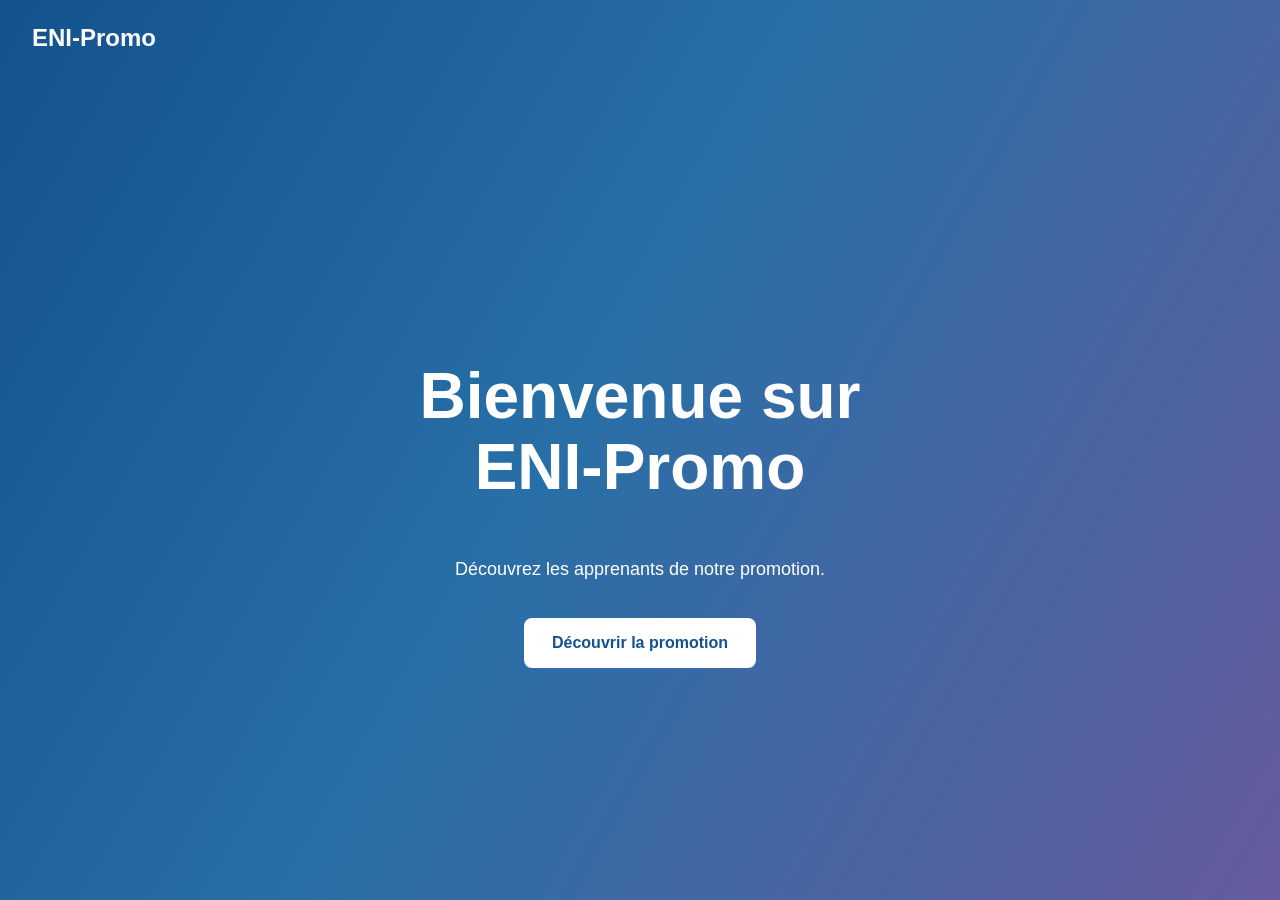
<file: index.html>
<!DOCTYPE html>
<html lang="fr">

<head>
    <meta charset="UTF-8">
    <meta name="viewport" content="width=device-width, initial-scale=1.0">
    <meta name="description" content="Découvrez les apprenants de notre promotion avec ENI-Promo.">
    <title>ENI-Promo | Accueil</title>
    <script src="assets/js/theme.js"></script>
    <link rel="stylesheet" href="assets/css/main.css">
    <link rel="stylesheet" href="assets/css/components.css">
    <link rel="stylesheet" href="assets/css/pages.css">
</head>

<body class="home-page">

    <header class="site-header">
        <a href="index.html" class="site-header__brand" aria-label="ENI-Promo, accueil">
            ENI-Promo
        </a>
    </header>

    <main>
        <section class="hero" aria-labelledby="hero-title">
            <div class="hero__content">
                <h1 id="hero-title" class="hero__title">
                    Bienvenue sur <span class="hero__name">ENI-Promo</span>
                </h1>

                <p class="hero__description">
                    Découvrez les apprenants de notre promotion.
                </p>

                <a href="students.html" class="hero__button">
                    Découvrir la promotion
                </a>
            </div>

        </section>
    </main>


</body>

</html>
</file>
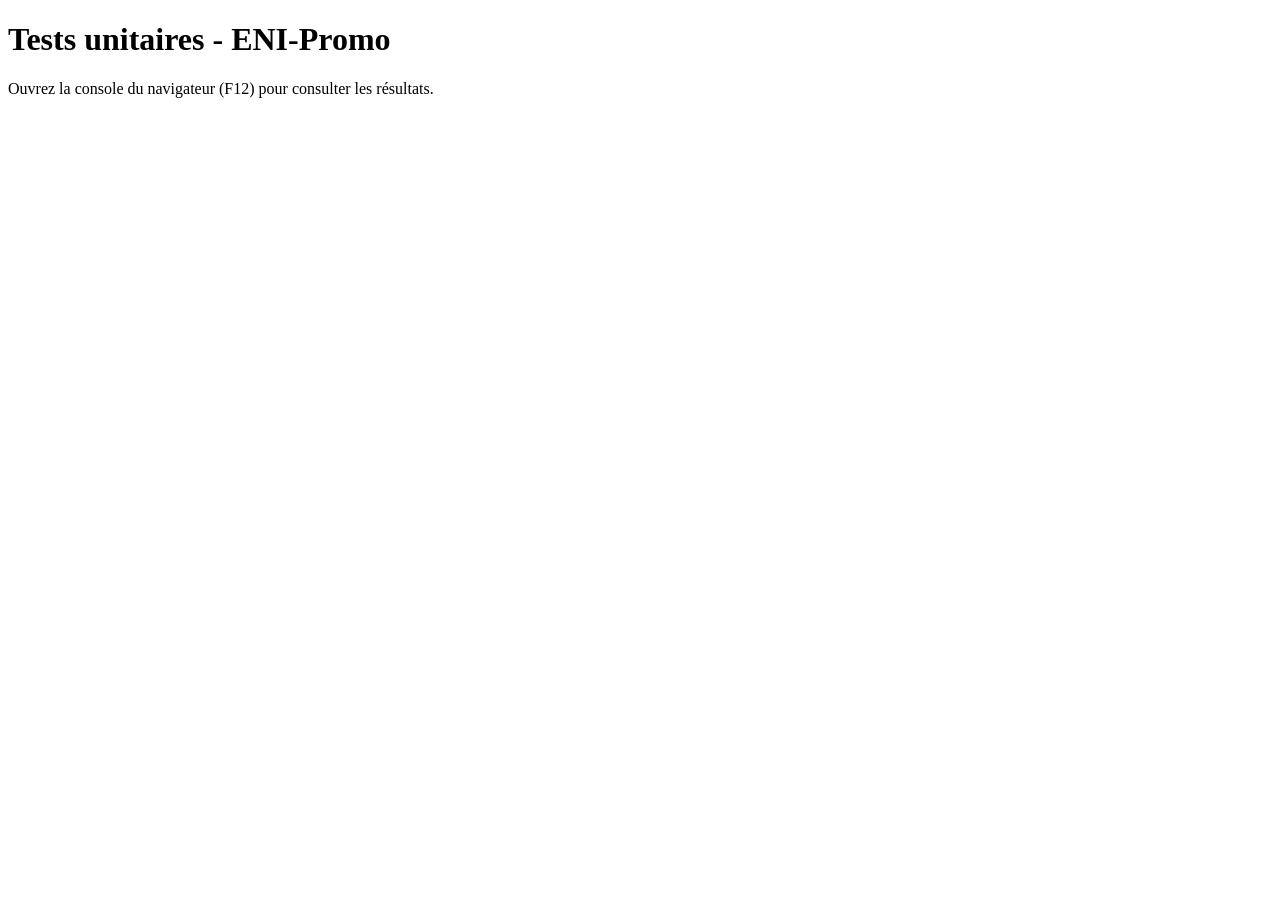
<file: tests/index.html>
<!DOCTYPE html>
<html lang="fr">
  <head>
    <meta charset="UTF-8" />
    <meta name="viewport" content="width=device-width, initial-scale=1.0" />
    <title>Tests unitaires - ENI-Promo</title>
  </head>

  <body>
    <h1>Tests unitaires - ENI-Promo</h1>

    <p>Ouvrez la console du navigateur (F12) pour consulter les résultats.</p>

    <script src="../assets/js/coordinates.js"></script>
    <script src="./coordinates.test.js"></script>
  </body>
</html>
</file>
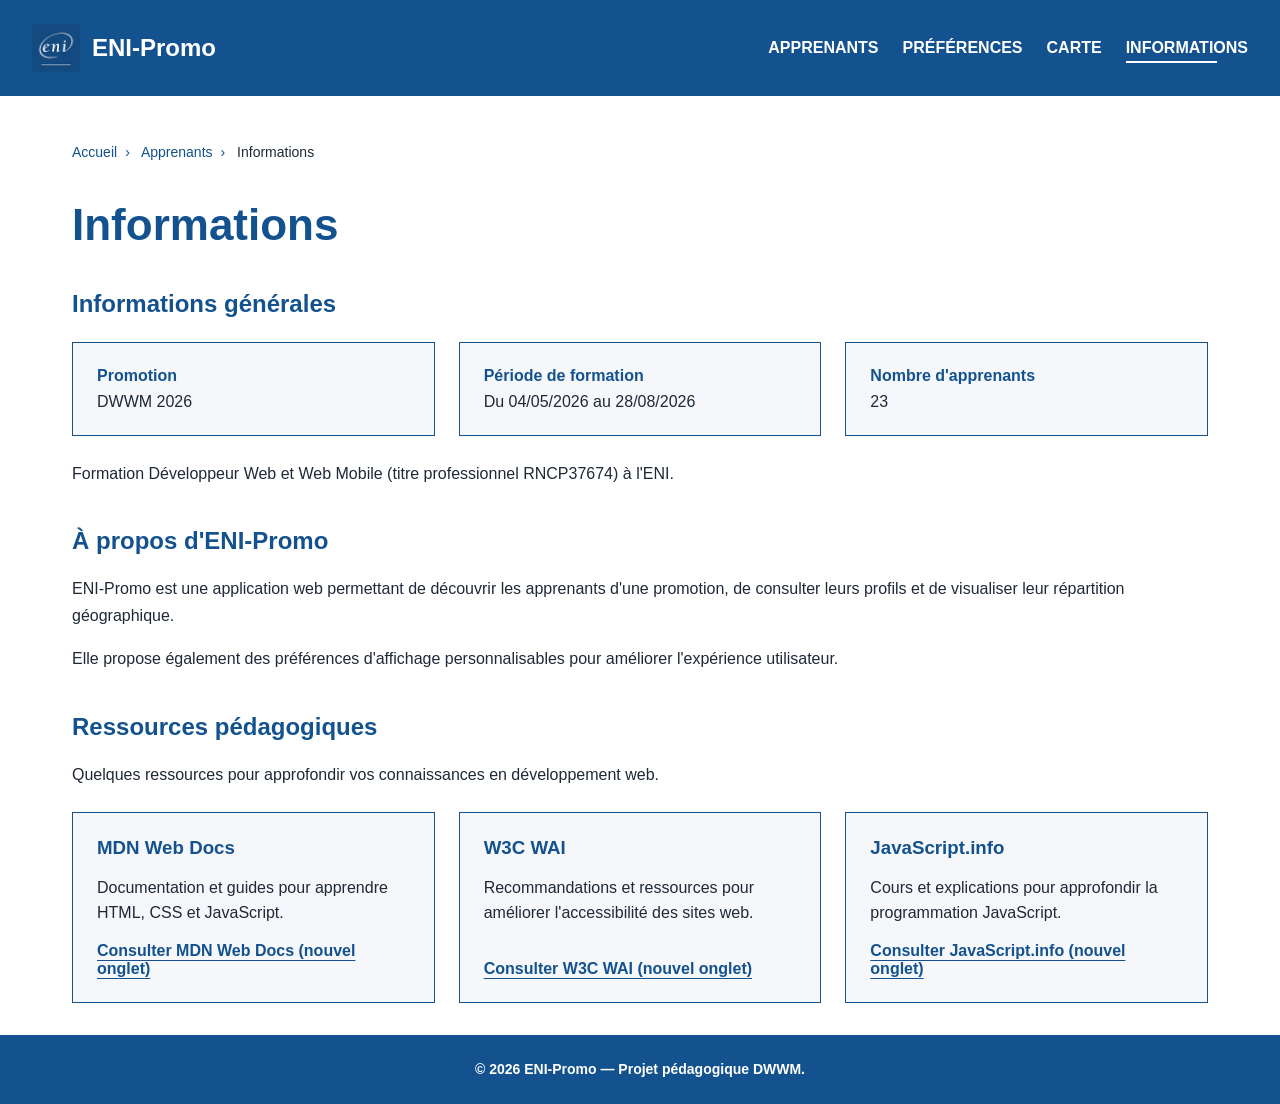
<file: information.html>
<!DOCTYPE html>
<html lang="fr">

<head>
    <meta charset="UTF-8">
    <meta name="viewport" content="width=device-width, initial-scale=1.0">
    <meta name="description"
        content="Découvrez ENI-Promo et des ressources utiles pour apprendre le développement web.">
    <title>Informations | ENI-Promo</title>

    <script src="assets/js/theme.js"></script>

    <link rel="stylesheet" href="assets/css/main.css">
    <link rel="stylesheet" href="assets/css/components.css">
    <link rel="stylesheet" href="assets/css/pages.css">

    <script src="assets/js/data.js" defer></script>
    <script src="assets/js/information.js" defer></script>
    <script src="assets/js/navigation.js" defer></script>
</head>
<body class="information-page">

    <header class="site-header">
        <a href="index.html" class="site-header__brand">
            <img src="assets/images/logo-eni.png" alt="" class="site-header__logo">
            <span>ENI-Promo</span>
        </a>

        <button class="site-nav__toggle" type="button" aria-label="Ouvrir le menu de navigation" aria-expanded="false"
            aria-controls="main-navigation">
            <span aria-hidden="true">☰</span>
        </button>

       <nav id="main-navigation" class="site-nav" aria-label="Navigation principale">
            <ul class="site-nav__list">
                <li><a href="students.html">Apprenants</a></li>
                <li><a href="preferences.html">Préférences</a></li>
                <li><a href="map.html">Carte</a></li>
                <li><a href="information.html" aria-current="page">Informations</a></li>
            </ul>
        </nav>
    </header>

    <main>
        <nav class="breadcrumb" aria-label="Fil d'Ariane">
            <ol class="breadcrumb__list">
                <li class="breadcrumb__item">
                    <a href="index.html">Accueil</a>
                </li>
                <li class="breadcrumb__item">
                    <a href="students.html">Apprenants</a>
                </li>
                <li class="breadcrumb__item" aria-current="page">
                    Informations
                </li>
            </ol>
        </nav>

        <h1>Informations</h1>

        <section class="information-general" aria-labelledby="information-general-title">
            <h2 id="information-general-title">Informations générales</h2>

            <dl class="information-general__list">
                <div class="information-general__item">
                    <dt>Promotion</dt>
                    <dd id="promo-name">Chargement…</dd>
                </div>
                <div class="information-general__item">
                    <dt>Période de formation</dt>
                    <dd id="promo-period">Chargement…</dd>
                </div>
                <div class="information-general__item">
                    <dt>Nombre d'apprenants</dt>
                    <dd id="promo-count">Chargement…</dd>
                </div>
            </dl>

            <p id="promo-description" class="information-general__description"></p>
        </section>

        <section class="information-intro" aria-labelledby="information-about-title">
            <h2 id="information-about-title">À propos d'ENI-Promo</h2>
            <p>
                ENI-Promo est une application web permettant de découvrir
                les apprenants d'une promotion, de consulter leurs profils
                et de visualiser leur répartition géographique.
            </p>
            <p>
                Elle propose également des préférences d'affichage
                personnalisables pour améliorer l'expérience utilisateur.
            </p>
        </section>

        <section class="information-resources" aria-labelledby="information-resources-title">
            <h2 id="information-resources-title">Ressources pédagogiques</h2>
            <p>Quelques ressources pour approfondir vos connaissances en développement web.</p>

            <div class="information-resources__grid">
                <article class="information-resource">
                    <h3>MDN Web Docs</h3>
                    <p>Documentation et guides pour apprendre HTML, CSS et JavaScript.</p>
                    <a href="https://developer.mozilla.org/fr/" target="_blank" rel="noopener noreferrer">
                        Consulter MDN Web Docs (nouvel onglet)
                    </a>
                </article>

                <article class="information-resource">
                    <h3>W3C WAI</h3>
                    <p>Recommandations et ressources pour améliorer l'accessibilité des sites web.</p>
                    <a href="https://www.w3.org/WAI/" target="_blank" rel="noopener noreferrer">
                        Consulter W3C WAI (nouvel onglet)
                    </a>
                </article>

                <article class="information-resource">
                    <h3>JavaScript.info</h3>
                    <p>Cours et explications pour approfondir la programmation JavaScript.</p>
                    <a href="https://javascript.info/" target="_blank" rel="noopener noreferrer">
                        Consulter JavaScript.info (nouvel onglet)
                    </a>
                </article>
            </div>
        </section>
    </main>

    <footer class="site-footer">
        <p class="site-footer__text">
            &copy; 2026 ENI-Promo — Projet pédagogique DWWM.
        </p>
    </footer>

</body>

</html>
</file>
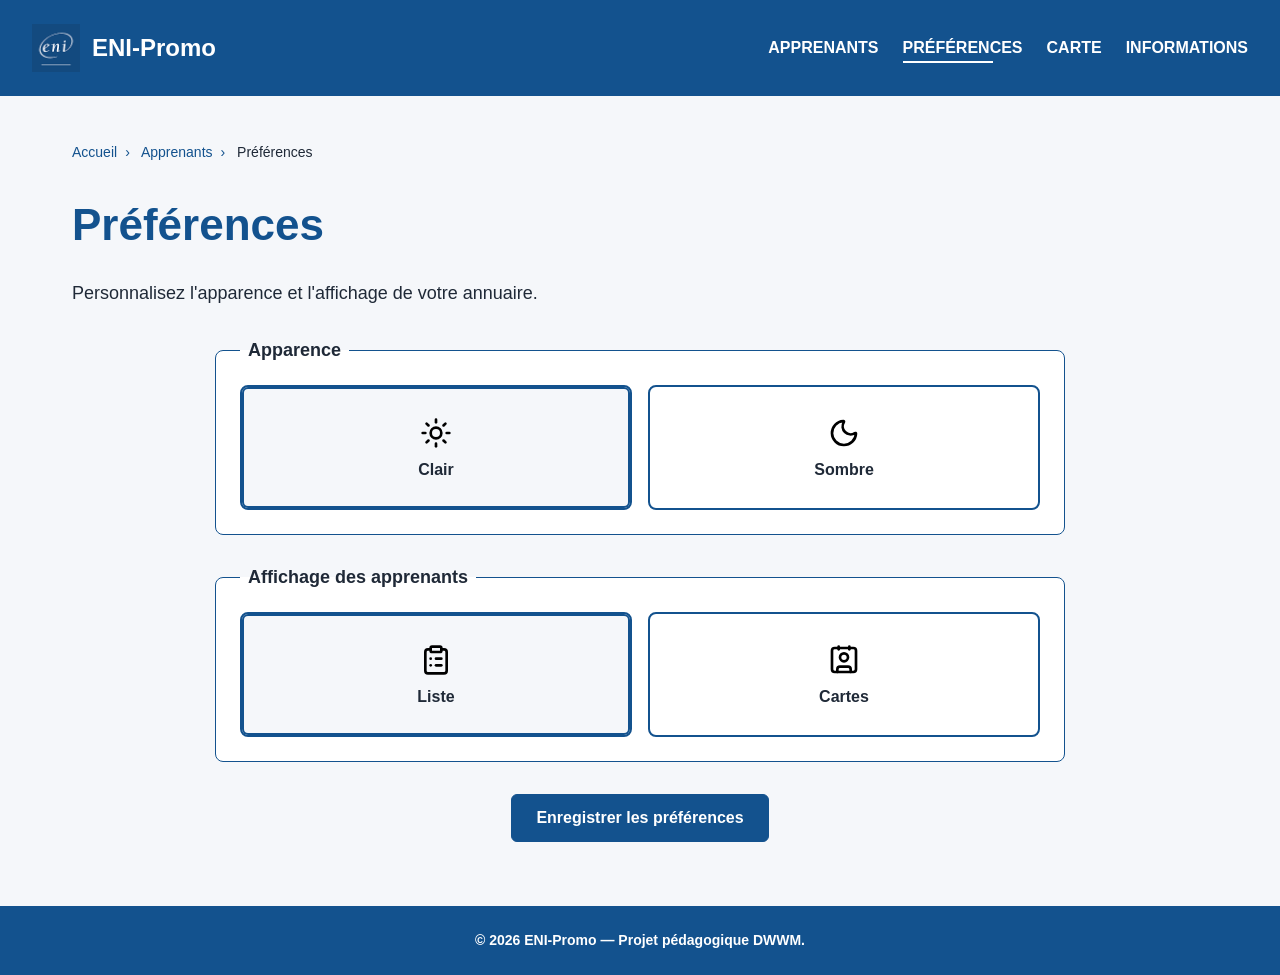
<file: preferences.html>
<!DOCTYPE html>
<html lang="fr">

<head>
    <meta charset="UTF-8">
    <meta name="viewport" content="width=device-width, initial-scale=1.0">
    <meta name="description" content="Personnalisez vos préférences d'affichage sur ENI-Promo.">
    <title>Préférences | ENI-Promo</title>
    <script src="assets/js/theme.js"></script>
    <link rel="stylesheet" href="assets/css/main.css">
    <link rel="stylesheet" href="assets/css/components.css">
    <link rel="stylesheet" href="assets/css/pages.css">
</head>

<body class="preferences-page">
    <header class="site-header">
        <a href="index.html" class="site-header__brand">
            <img src="assets/images/logo-eni.png" alt="" class="site-header__logo">
            <span>ENI-Promo</span>
        </a>

        <button class="site-nav__toggle" type="button" aria-label="Ouvrir le menu de navigation" aria-expanded="false"
            aria-controls="main-navigation">
            <span aria-hidden="true">☰</span>
        </button>

        <nav id="main-navigation" class="site-nav" aria-label="Navigation principale">
            <ul class="site-nav__list">
                <li><a href="students.html">Apprenants</a></li>
                <li><a href="preferences.html" aria-current="page">Préférences</a></li>
                <li><a href="map.html">Carte</a></li>
                <li><a href="information.html">Informations</a></li>
            </ul>
        </nav>
    </header>

    <main>
        <nav class="breadcrumb" aria-label="Fil d'Ariane">
            <ol class="breadcrumb__list">
                <li class="breadcrumb__item">
                    <a href="index.html">Accueil</a>
                </li>
                <li class="breadcrumb__item">
                    <a href="students.html">Apprenants</a>
                </li>
                <li class="breadcrumb__item" aria-current="page">
                    Préférences
                </li>
            </ol>
        </nav>

        <h1>Préférences</h1>
        <p>Personnalisez l'apparence et l'affichage de votre annuaire.</p>


        <form id="preferences-form">
            <fieldset class="preferences-section">
                <legend>Apparence</legend>

                <div class="preferences-options">
                    <label class="preferences-option">
                        <input type="radio" name="theme" value="light" checked>
                        <span class="preferences-option__content">
                            <img src="assets/images/icons/sun.svg" alt="" class="preferences-option__icon" width="32"
                                height="32">
                            <span>Clair</span>
                        </span>
                    </label>

                    <label class="preferences-option">
                        <input type="radio" name="theme" value="dark">
                        <span class="preferences-option__content">
                            <img src="assets/images/icons/moon.svg" alt="" class="preferences-option__icon" width="32"
                                height="32">
                            <span>Sombre</span>
                        </span>
                    </label>
                </div>
            </fieldset>

            <fieldset class="preferences-section">
                <legend>Affichage des apprenants</legend>

                <div class="preferences-options">
                    <label class="preferences-option">
                        <input type="radio" name="view" value="list" checked>
                        <span class="preferences-option__content">
                            <img src="assets/images/icons/clipboard-list.svg" alt="" class="preferences-option__icon"
                                width="32" height="32">
                            <span>Liste</span>
                        </span>
                    </label>

                    <label class="preferences-option">
                        <input type="radio" name="view" value="grid">
                        <span class="preferences-option__content">
                            <img src="assets/images/icons/contact.svg" alt="" class="preferences-option__icon"
                                width="32" height="32">
                            <span>Cartes</span>
                        </span>
                    </label>
                </div>
            </fieldset>

            <div class="preferences-actions">
                <button type="submit">Enregistrer les préférences</button>
            </div>

            <p id="preferences-feedback" role="status" aria-live="polite"></p>
        </form>

    </main>


    <footer class="site-footer">
        <p class="site-footer__text">
            &copy; 2026 ENI-Promo — Projet pédagogique DWWM.
        </p>
    </footer>

    <script src="assets/js/preferences.js" defer></script>
    <script src="assets/js/navigation.js" defer></script>
</body>

</html>
</file>
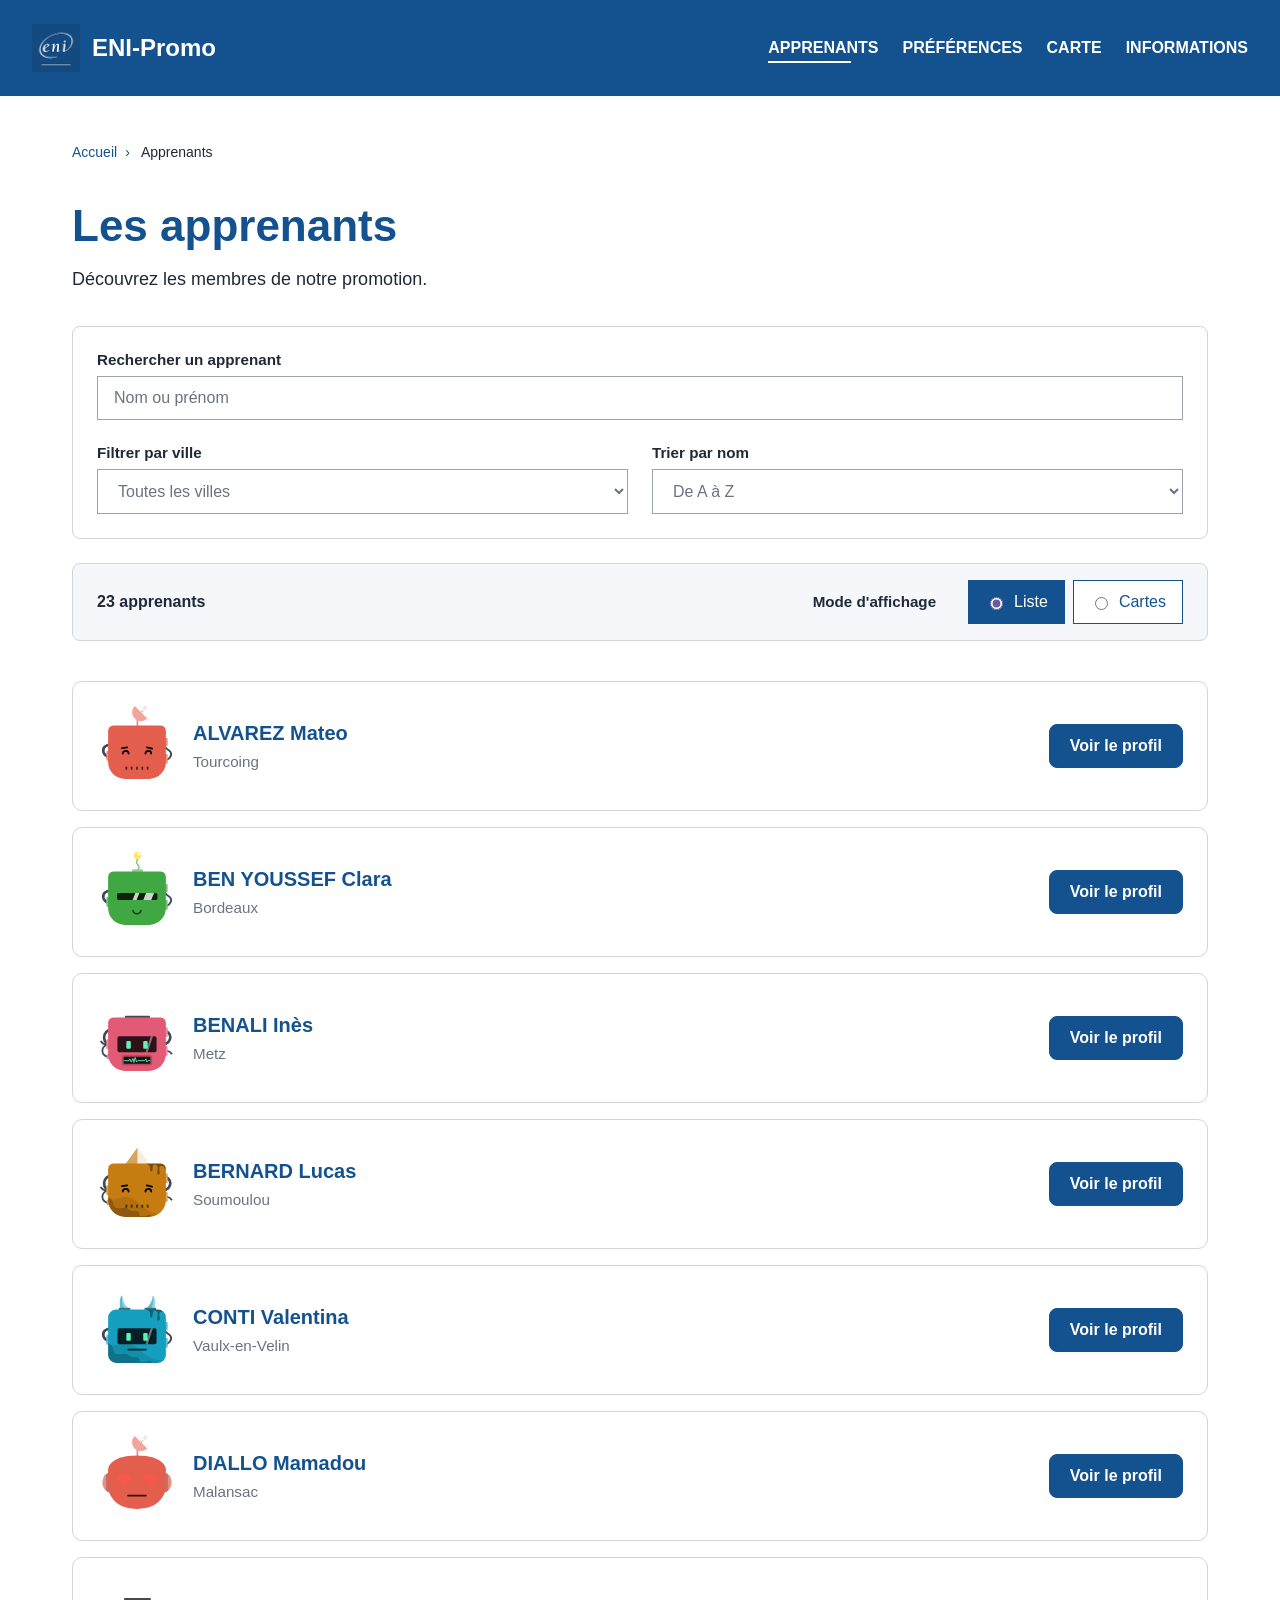
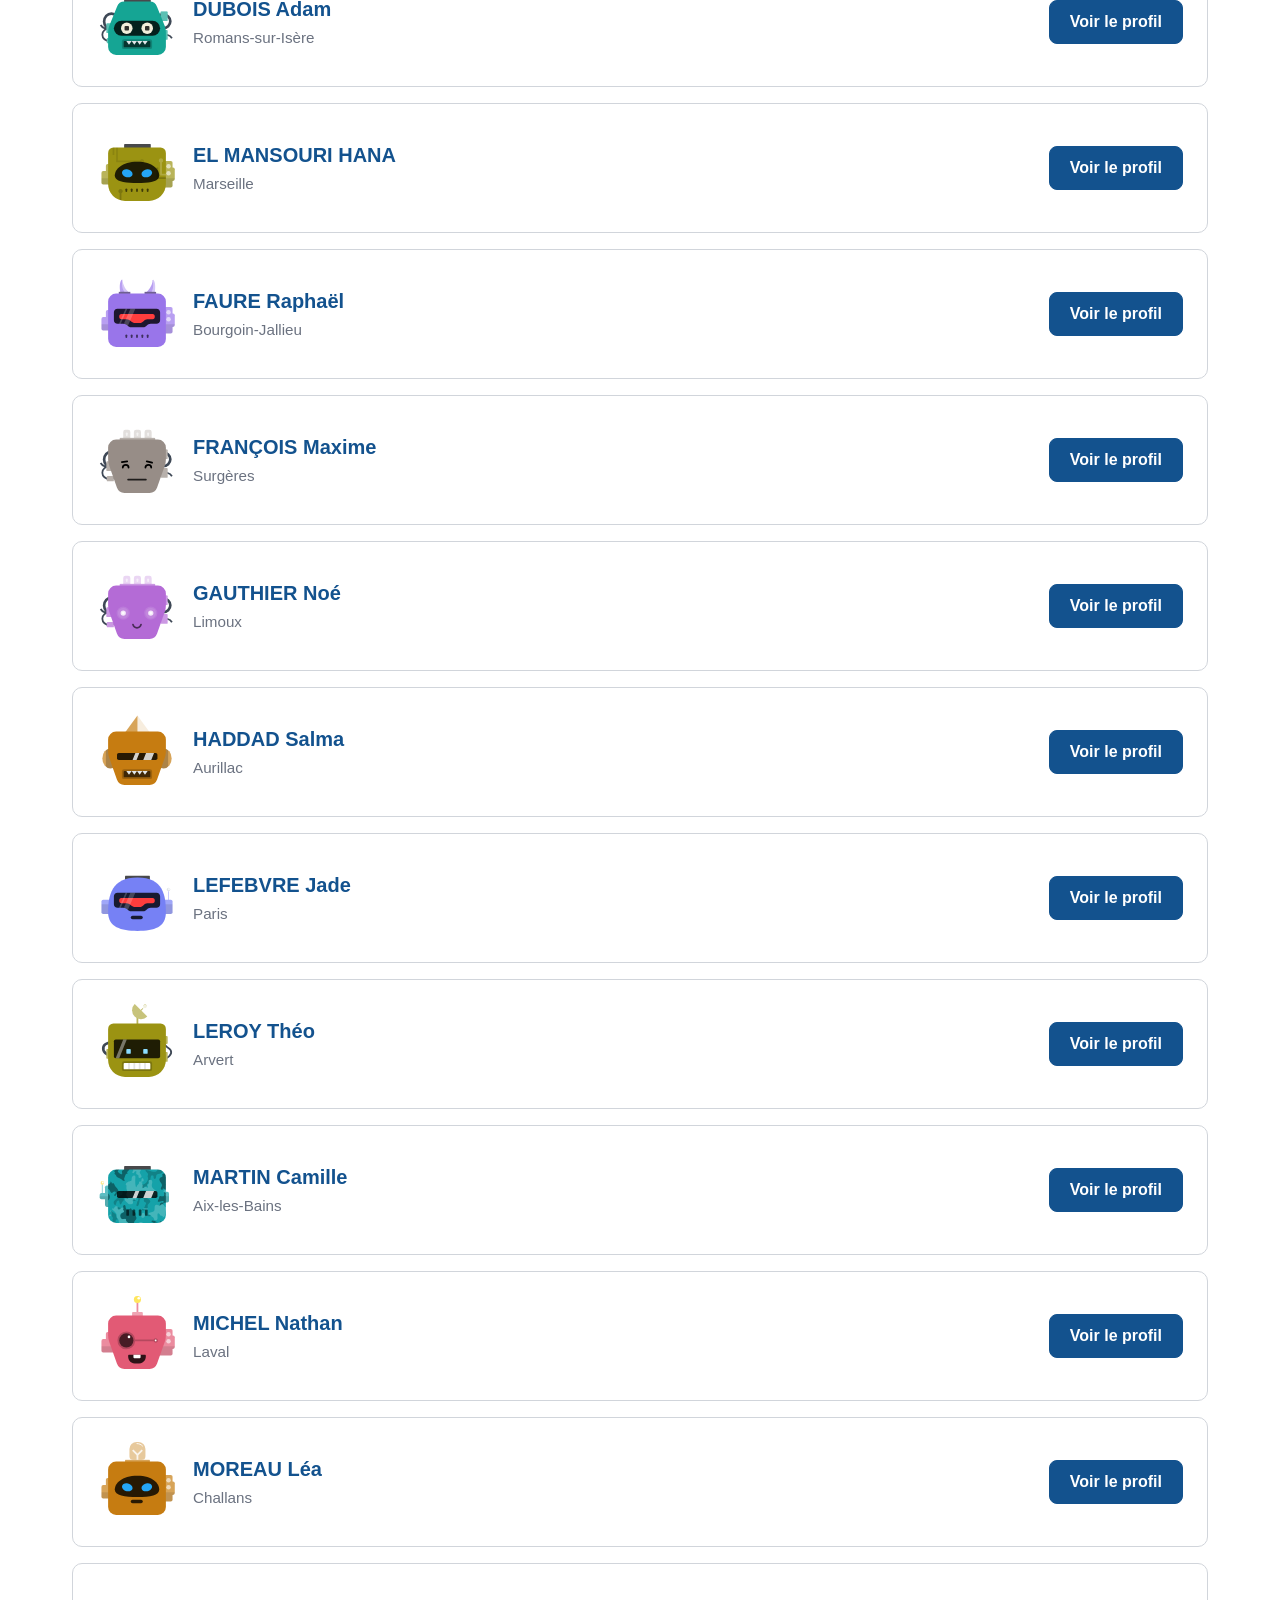
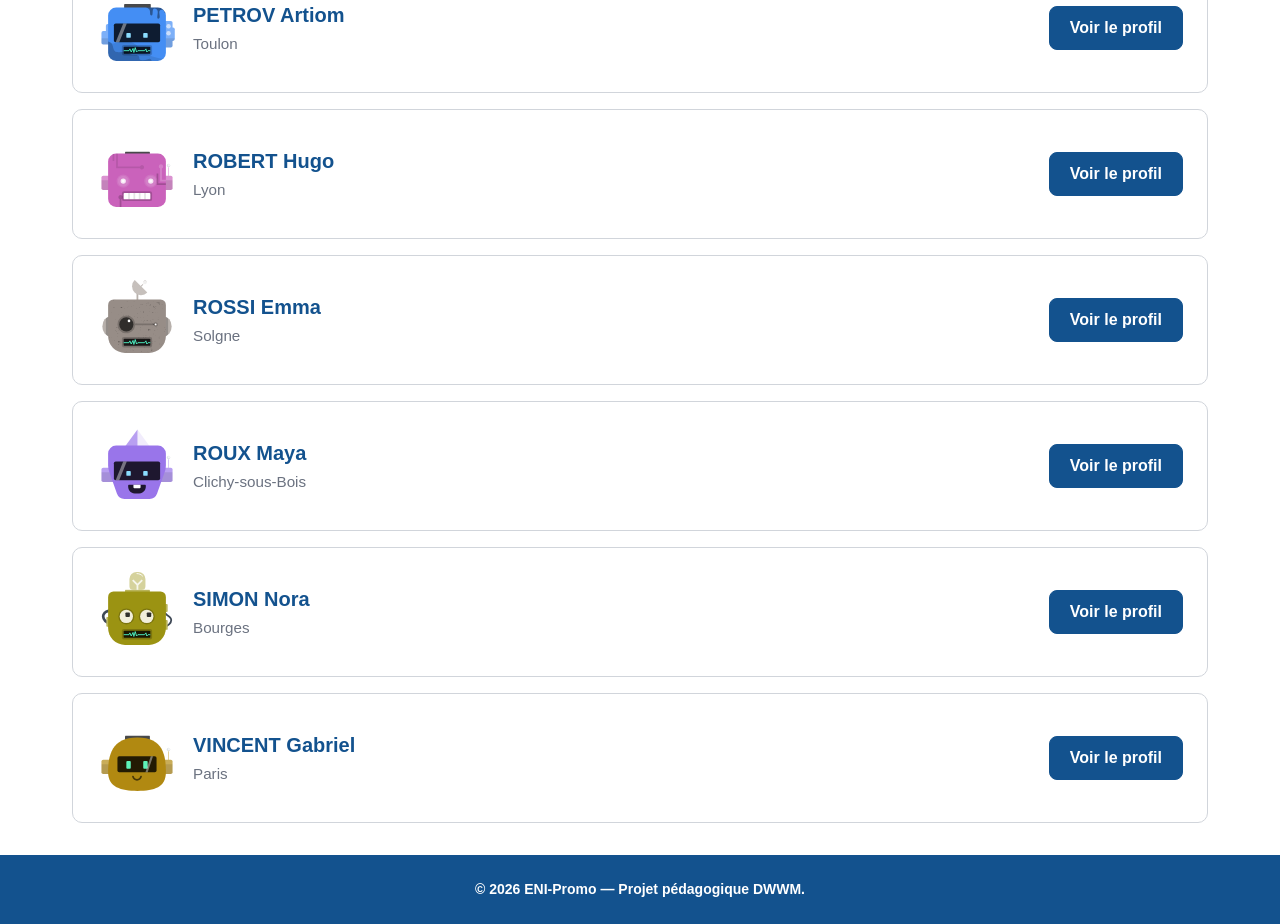
<file: students.html>
<!DOCTYPE html>
<html lang="fr">

<head>
    <meta charset="UTF-8">
    <meta name="viewport" content="width=device-width, initial-scale=1.0">
    <meta name="description" content="Découvrez les apprenants de la promotion ENI-Promo.">
    <title>Les apprenants | ENI-Promo</title>
    <script src="assets/js/theme.js"></script>
    <link rel="stylesheet" href="assets/css/main.css">
    <link rel="stylesheet" href="assets/css/components.css">
    <link rel="stylesheet" href="assets/css/pages.css">
</head>

<body class="students-page">


    <header class="site-header">
        <a href="index.html" class="site-header__brand">
            <img src="assets/images/logo-eni.png" alt="" class="site-header__logo">
            <span>ENI-Promo</span>
        </a>

        <button class="site-nav__toggle" type="button" aria-label="Ouvrir le menu de navigation" aria-expanded="false"
            aria-controls="main-navigation">
            <span aria-hidden="true">☰</span>
        </button>

       <nav id="main-navigation" class="site-nav" aria-label="Navigation principale">
            <ul class="site-nav__list">
                <li>
                    <a href="students.html" aria-current="page">
                        Apprenants
                    </a>
                </li>
                <li>
                    <a href="preferences.html">Préférences</a>
                </li>
                <li>
                    <a href="map.html">Carte</a>
                </li>
                <li>
                    <a href="information.html">Informations</a>
                </li>
            </ul>
        </nav>
    </header>


    <main>
        <nav class="breadcrumb" aria-label="Fil d'Ariane">
            <ol class="breadcrumb__list">
                <li class="breadcrumb__item">
                    <a href="index.html">Accueil</a>
                </li>
                <li class="breadcrumb__item" aria-current="page">
                    Apprenants
                </li>
            </ol>
        </nav>
        <h1>Les apprenants</h1>
        <p>Découvrez les membres de notre promotion.</p>


        <section class="students-controls" aria-label="Recherche et filtres des apprenants">
            <div class="students-controls__search">
                <label for="student-search">Rechercher un apprenant</label>
                <input type="search" id="student-search" name="student-search" placeholder="Nom ou prénom"
                    autocomplete="off">
            </div>

            <div class="students-controls__filters">
                <div class="students-controls__city">
                    <label for="student-city">Filtrer par ville</label>
                    <select id="student-city" name="student-city">
                        <option value="">Toutes les villes</option>
                    </select>
                </div>

                <div class="students-controls__sort">
                    <label for="student-sort">Trier par nom</label>
                    <select id="student-sort" name="student-sort">
                        <option value="asc">De A à Z</option>
                        <option value="desc">De Z à A</option>
                    </select>
                </div>
            </div>
        </section>

        <div class="students-toolbar">
            <p id="students-count" class="students-toolbar__count" role="status">
                Chargement des apprenants…
            </p>

            <fieldset class="students-controls__view">
                <legend>Mode d'affichage</legend>

                <div class="students-controls__view-options">
                    <label>
                        <input type="radio" name="student-view" value="list" checked>
                        Liste
                    </label>

                    <label>
                        <input type="radio" name="student-view" value="grid">
                        Cartes
                    </label>
                </div>
            </fieldset>
        </div>


        <section class="students-results" aria-label="Résultats de la recherche des apprenants">
            <div id="students-container" class="students-results__container students-results__container--list">
                <article class="student-card">
                    <div class="student-card__content">
                        <h2 class="student-card__name">Camille Martin</h2>
                        <p class="student-card__city">Nantes</p>
                    </div>

                    <button type="button" class="student-card__button">
                        Voir le profil
                    </button>
                </article>
            </div>
        </section>
    </main>
    <dialog id="student-modal" class="student-modal" aria-labelledby="student-modal-title">
        <div class="student-modal__header">
            <h2 id="student-modal-title"></h2>
            <button type="button" id="student-modal-close" class="student-modal__close" aria-label="Fermer le profil">
                &times;
            </button>
        </div>

        <div class="student-modal__content">
            <img id="student-modal-avatar" class="student-modal__avatar" src="assets/images/avatars/student-1.svg"
                alt="" width="120" height="120">

            <p id="student-modal-city"></p>
            <p id="student-modal-anecdote"></p>
        </div>
    </dialog>
    <footer class="site-footer">
        <p class="site-footer__text">
            &copy; 2026 ENI-Promo — Projet pédagogique DWWM.
        </p>
    </footer>
    <script src="assets/js/data.js" defer></script>
    <script src="assets/js/students.js" defer></script>
    <script src="assets/js/modal.js" defer></script>
    <script src="assets/js/navigation.js" defer></script>
</body>

</html>
</file>
<file: assets/css/main.css>
/* ========================================
   ENI-PROMO — STYLES GLOBAUX
   ======================================== */

:root {
    /* Couleurs principales — Identité ENI */
    --color-primary: #13528e;
    --color-secondary: #286fa7;
    --color-accent: #665b9d;
    --color-dark-blue: #10183f;

    /* Couleurs neutres */
    --color-white: #ffffff;
    --color-background: #f5f7fa;
    --color-text: #1f2937;

    /* Typographie */
    --font-family-base: Arial, Helvetica, sans-serif;
}


/* ========================================
   THÈME SOMBRE
   ======================================== */

:root[data-theme="dark"] {
    --color-primary: #93c5fd;
    --color-secondary: #60a5fa;
    --color-accent: #c4b5fd;
    --color-dark-blue: #0f172a;

    --color-white: #1e293b;
    --color-background: #0f172a;
    --color-text: #f1f5f9;
}


/* Styles de base */

body {
    margin: 0;
    font-family: var(--font-family-base);
    color: var(--color-text);
    background-color: var(--color-background);
}

/* Mise en page : footer en bas de l'écran */

body:not(.home-page) {
    min-height: 100vh;
    display: flex;
    flex-direction: column;
}

body:not(.home-page) > main {
    flex: 1;
}
</file>
<file: assets/css/components.css>
/* ========================================
   EN-TÊTE DU SITE
   ======================================== */

.site-header {
    display: flex;
    align-items: center;
    justify-content: space-between;
    flex-wrap: wrap;
    gap: 1.5rem;
    padding: 1.5rem 2rem;
    background-color: var(--color-primary);
}

/* En-tête adapté au thème sombre */
:root[data-theme="dark"] .site-header {
    background-color: var(--color-dark-blue);
}

:root[data-theme="dark"] .site-header__brand {
    color: #ffffff;
}

.site-header__brand {
    display: inline-flex;
    align-items: center;
    gap: 0.75rem;
    color: var(--color-white);
    font-size: 1.5rem;
    font-weight: 700;
    text-decoration: none;
}

.site-header__logo {
    display: block;
    width: auto;
    height: 48px;
    object-fit: contain;
}

.site-header__brand:hover {
    text-decoration: none;
}

.site-header__brand:focus-visible {
    outline: 3px solid var(--color-accent);
    outline-offset: 4px;
}

/* ========================================
   FIL D'ARIANE — BREADCRUMB
   ======================================== */

.breadcrumb {
    padding: 1rem 0;
}

.breadcrumb__list {
    display: flex;
    align-items: center;
    flex-wrap: wrap;
    gap: 0.5rem;
    margin: 0;
    padding: 0;
    list-style: none;
}

.breadcrumb__item {
    font-size: 0.875rem;
    color: var(--color-text);
}

.breadcrumb__item + .breadcrumb__item::before {
    content: "›";
    margin-right: 0.5rem;
    color: var(--color-primary);
}

.breadcrumb__item a {
    color: var(--color-primary);
    text-decoration: none;
}

.breadcrumb__item a:hover {
    text-decoration: underline;
}

.breadcrumb__item a:focus-visible {
    outline: 2px solid var(--color-primary);
    outline-offset: 4px;
}

/* ========================================
   NAVIGATION PRINCIPALE
   ======================================== */

.site-nav__list {
    display: flex;
    align-items: center;
    flex-wrap: wrap;
    gap: 1.5rem;
    margin: 0;
    padding: 0;
    list-style: none;
}

.site-nav a {
    color: #ffffff;
    font-weight: 700;
    text-transform: uppercase;
    text-decoration: none;
}

/* Animation des liens de navigation */

.site-nav a {
    position: relative;
    display: inline-block;
}

.site-nav a::after {
    content: "";
    position: absolute;
    left: 0;
    bottom: -6px;

    width: 75%;
    height: 2px;

    background-color: #ffffff;

    transform: scaleX(0);
    transform-origin: left;
    transition: transform 0.3s ease;
}

/* Survol, focus clavier et page active */

.site-nav a:hover::after,
.site-nav a:focus-visible::after,
.site-nav a[aria-current="page"]::after {
    transform: scaleX(1);
}

.site-nav a:hover,
.site-nav a[aria-current="page"] {
    color: #ffffff;
}

.site-nav a:focus-visible {
    outline: 2px solid #ffffff;
    outline-offset: 8px;
}

/* Respect des préférences de mouvement */

@media (prefers-reduced-motion: reduce) {
    .site-nav a::after {
        transition: none;
    }
}

/* ========================================
   FOOTER — ENI-PROMO
   ======================================== */

.site-footer {
    padding: 1.5rem 1rem;
    background-color: var(--color-primary);
    color: #ffffff;
    font-weight: bold;
    text-align: center;
}

/* Footer adapté au thème sombre */
:root[data-theme="dark"] .site-footer {
    background-color: var(--color-dark-blue);
}
.site-footer__text {
    margin: 0;
    font-size: 0.875rem;
    line-height: 1.5;
}

/* ========================================
   NAVIGATION RESPONSIVE
   ======================================== */

/* Bouton masqué sur tablette et ordinateur */
.site-nav__toggle {
    display: none;
}

@media (max-width: 767px) {
    .site-header {
        position: relative;
    }

    .site-nav__toggle {
        display: flex;
        align-items: center;
        justify-content: center;
        padding: 0.5rem;
        border: 1px solid #ffffff;
        border-radius: 6px;
        background: transparent;
        color: #ffffff;
        font-size: 1.5rem;
        cursor: pointer;
    }

    .site-nav__toggle:focus-visible {
        outline: 3px solid #ffffff;
        outline-offset: 3px;
    }

    .site-nav {
        display: none;
        width: 100%;
    }

    .site-nav.is-open {
        display: block;
    }

    .site-nav__list {
        flex-direction: column;
        align-items: flex-start;
        gap: 1.25rem;
        padding-top: 1rem;
    }
}
</file>
<file: assets/css/pages.css>
/* ========================================
   PAGE D'ACCUEIL — HERO
   ======================================== */

.home-page {
    min-height: 100vh;
    min-height: 100svh;
    display: flex;
    flex-direction: column;

    background-color: var(--color-primary);
    background-image:
        linear-gradient(
            120deg,
            var(--color-primary) 0%,
            var(--color-secondary) 45%,
            var(--color-accent) 100%
        );
}

/* Dégradé spécifique au thème sombre */
:root[data-theme="dark"] .home-page {
    background-color: #0f172a;
    background-image: linear-gradient(
        120deg,
        #0f172a 0%,
        #172554 45%,
        #312e81 100%
    );
}

/* Textes blancs sur le dégradé sombre */
:root[data-theme="dark"] .home-page .site-header__brand,
:root[data-theme="dark"] .hero__title,
:root[data-theme="dark"] .hero__description {
    color: #ffffff;
}

.hero {
    flex: 1;
    display: flex;
    align-items: center;
    padding: 2rem;
    box-sizing: border-box;
    background-color: transparent;
}

.hero__content {
    width: 100%;
    max-width: 720px;
    margin-inline: auto;
    text-align: center;
}

.hero__title {
    color: var(--color-white);
    font-size: clamp(2rem, 5vw, 4rem);
    line-height: 1.1;
}

.hero__name {
    white-space: nowrap;
}

.hero__description {
    color: var(--color-white);
    font-size: 1.125rem;
    line-height: 1.6;
}

.hero__button {
    display: inline-block;
    padding: 1rem 1.75rem;
    margin-top: 1rem;

    background-color: #ffffff;
    color: #13528e;
    text-decoration: none;
    font-weight: 700;
    border-radius: 0.5rem;

    transition: background-color 0.2s ease,
                transform 0.2s ease;
}

.hero__button:hover {
    background-color: #eaf2f9;
    transform: translateY(-2px);
}

@media (prefers-reduced-motion: reduce) {
    .hero__button {
        transition: none;
    }

    .hero__button:hover {
        transform: none;
    }
}

.hero__button:focus-visible {
    outline: 3px solid var(--color-white);
    outline-offset: 4px;
}

.home-page main {
    display: flex;
    flex: 1;
}

.home-page .hero {
    flex: 1;
}

.home-page .site-header__brand {
    color: var(--color-white);
}

/* En-tête transparent sur l'accueil, dans les deux thèmes */
.home-page .site-header,
:root[data-theme="dark"] .home-page .site-header {
    background-color: transparent;
}

/* ========================================
   PAGE D'ACCUEIL — VERSION MOBILE
   ======================================== */

@media (max-width: 1023px) {
    .hero {
        background-image: none;
        justify-content: center;
        padding: 2rem 1.5rem;
    }

  .hero__content {
    width: 100%;
    max-width: 520px;
    margin-inline: auto;
    text-align: center;
}

    .hero__title {
        font-size: clamp(2rem, 8vw, 3rem);
    }

    .hero__description {
        font-size: 1rem;
    }
}

/* ========================================
   PAGE DES APPRENANTS
   ======================================== */
.students-page {
    background-color: var(--color-white);
}

.students-page main {
    width: 100%;
    max-width: 1200px;
    margin-inline: auto;
    padding: 2rem;
    box-sizing: border-box;
}

/* ========================================
   PAGE DES APPRENANTS — INTRODUCTION
   ======================================== */

.students-page h1 {
    color: var(--color-primary);
    font-size: clamp(2rem, 4vw, 2.75rem);
    line-height: 1.2;
    margin-top: 1.5rem;
    margin-bottom: 0.75rem;
}

.students-page main > p {
    color: var(--color-text);
    font-size: 1.125rem;
    line-height: 1.6;
    margin-top: 0;
}

/* ========================================
   PAGE DES APPRENANTS — RECHERCHE
   ======================================== */

.students-controls {
    display: flex;
    flex-direction: column;
    gap: 1.5rem;
    margin-top: 2rem;
    padding: 1.5rem;
    border: 1px solid #d1d5db;
    border-radius: 8px;
    background-color: var(--color-white);
}

/* Ville et tri sur une même ligne */
.students-controls__filters {
    display: grid;
    grid-template-columns: repeat(2, minmax(0, 1fr));
    gap: 1.5rem;
}

/* Compteur et sélection du mode d'affichage */
.students-toolbar {
    display: flex;
    align-items: center;
    justify-content: space-between;
    flex-wrap: wrap;
    gap: 1.5rem;
    margin-top: 1.5rem;
    padding: 1rem 1.5rem;
    border: 1px solid #d1d5db;
    border-radius: 8px;
    background-color: var(--color-background);
}
.students-toolbar .students-controls__view {
    display: flex;
    align-items: center;
    gap: 1rem;
}

.students-toolbar .students-controls__view legend {
    float: left;
    width: auto;
    margin: 0 1rem 0 0;
    padding: 0;
}

.students-toolbar__count {
    margin: 0;
    color: var(--color-text);
    font-weight: 600;
}
.students-controls__search {
    display: flex;
    flex-direction: column;
    gap: 0.5rem;
    width: 100%;
    max-width: none;
    min-width: 0;
}

.students-controls__search label {
    color: var(--color-text);
    font-size: 0.95rem;
    font-weight: 600;
}

.students-controls__search input {
    width: 100%;
    padding: 0.75rem 1rem;
    border: 1px solid #9ca3af;
    border-radius: 0;
    background-color: var(--color-white);
    color: var(--color-text);
    font: inherit;
    box-sizing: border-box;
}

.students-controls__search input::placeholder {
    color: var(--color-text);
    opacity: 1;
}

.students-controls__search input:focus-visible {
    outline: 3px solid var(--color-primary);
    outline-offset: 2px;
}

/* ========================================
   PAGE DES APPRENANTS — FILTRE PAR VILLE
   ======================================== */

.students-controls__city {
    display: flex;
    flex-direction: column;
    gap: 0.5rem;
    width: 100%;
    max-width: none;
    min-width: 0;
}

.students-controls__city label {
    color: var(--color-text);
    font-size: 0.95rem;
    font-weight: 600;
}

.students-controls__city select {
    width: 100%;
    padding: 0.75rem 1rem;
    border: 1px solid #9ca3af;
    border-radius: 0;
    background-color: var(--color-white);
    color: var(--color-text);
    font: inherit;
    cursor: pointer;
    box-sizing: border-box;
}

.students-controls__city select:focus-visible {
    outline: 3px solid var(--color-primary);
    outline-offset: 2px;
}

/* ========================================
   PAGE DES APPRENANTS — TRI ALPHABÉTIQUE
   ======================================== */

.students-controls__sort {
    display: flex;
    flex-direction: column;
    gap: 0.5rem;
    width: 100%;
    max-width: none;
    min-width: 0;
}

.students-controls__sort label {
    color: var(--color-text);
    font-size: 0.95rem;
    font-weight: 600;
}

.students-controls__sort select {
    width: 100%;
    padding: 0.75rem 1rem;
    border: 1px solid #9ca3af;
    border-radius: 0;
    background-color: var(--color-white);
    color: var(--color-text);
    font: inherit;
    cursor: pointer;
    box-sizing: border-box;
}

.students-controls__sort select:focus-visible {
    outline: 3px solid var(--color-primary);
    outline-offset: 2px;
}

/* ========================================
   PAGE DES APPRENANTS — MODE D'AFFICHAGE
   ======================================== */

.students-controls__view {
    margin: 0;
    padding: 0;
    border: 0;
}

.students-controls__view legend {
    margin-bottom: 0.5rem;
    color: var(--color-text);
    font-size: 0.95rem;
    font-weight: 600;
}

.students-controls__view-options {
    display: flex;
    flex-wrap: wrap;
    gap: 0.5rem;
}

.students-controls__view-options label {
    display: inline-flex;
    align-items: center;
    gap: 0.5rem;
    padding: 0.75rem 1rem;
    border: 1px solid var(--color-primary);
    border-radius: 0;
    background-color: var(--color-white);
    color: var(--color-primary);
    cursor: pointer;
}

.students-controls__view-options label:has(input:checked) {
    background-color: var(--color-primary);
    color: var(--color-white);
}

.students-controls__view-options label:has(input:focus-visible) {
    outline: 3px solid var(--color-primary);
    outline-offset: 3px;
}

.students-controls__view-options input {
    accent-color: var(--color-accent);
}

/* ========================================
   PAGE DES APPRENANTS — RÉSULTATS
   ======================================== */

.students-results {
    margin-top: 2.5rem;
}

.students-results__container {
    width: 100%;
}

.students-results__container--list {
    display: flex;
    flex-direction: column;
    gap: 1rem;
}

/* Couleur uniforme des textes dans les filtres */

.students-controls__search input::placeholder,
.students-controls__city select,
.students-controls__sort select {
    color: #6b7280;
    opacity: 1;
}

/* Lisibilité des champs de recherche en thème sombre */
:root[data-theme="dark"] .students-controls__search input::placeholder,
:root[data-theme="dark"] .students-controls__city select,
:root[data-theme="dark"] .students-controls__sort select {
    color: #cbd5e1;
}

/* ========================================
   PAGE DES APPRENANTS — FICHE EN LISTE
   ======================================== */

.student-card {
    display: flex;
    align-items: center;
    justify-content: space-between;
    flex-wrap: wrap;
    gap: 1rem;
    padding: 1.5rem;
    border: 1px solid #d1d5db;
    border-radius: 10px;
    background-color: var(--color-white);
    transition: transform 0.2s ease, box-shadow 0.2s ease;
}

/* Bordures des fiches en thème sombre */
:root[data-theme="dark"] .student-card {
    border-color: #475569;
}

/* Effet de survol des fiches */
.student-card:hover {
    transform: translateY(-3px);
    box-shadow: 0 6px 18px rgb(0 0 0 / 12%);
}

/* Désactiver le mouvement si l'utilisateur le demande */
@media (prefers-reduced-motion: reduce) {
    .student-card {
        transition: none;
    }

    .student-card:hover {
        transform: none;
    }
}

.student-card__avatar {
    width: 80px;
    height: 80px;
    flex-shrink: 0;
    object-fit: contain;
}

.students-results__container--list .student-card__content {
    flex: 1;
    min-width: 0;
}
.student-card[hidden] {
  display: none;
}

.student-card__name {
    margin: 0 0 0.5rem;
    color: var(--color-primary);
    font-size: 1.25rem;
    font-weight: 700;
}

.student-card__city {
    margin: 0;
    color: #6b7280;
    font-size: 0.95rem;
}

/* Lisibilité des villes en thème sombre */
:root[data-theme="dark"] .student-card__city {
    color: #cbd5e1;
}

/* ========================================
   PAGE DES APPRENANTS — BOUTON PROFIL
   ======================================== */

.student-card__button {
    padding: 0.75rem 1.25rem;
    border: 1px solid var(--color-primary);
    border-radius: 8px;
    background-color: var(--color-primary);
    color: var(--color-white);
    font: inherit;
    font-weight: 600;
    cursor: pointer;
    transition:
        background-color 0.25s ease,
        color 0.25s ease,
        border-color 0.25s ease;
}

.student-card__button:hover {
    background-color: #eaf2f9;
    color: var(--color-primary);
    border-color: var(--color-primary);
}

/* Contraste du bouton au survol en thème sombre */
:root[data-theme="dark"] .student-card__button:hover {
    background-color: #eaf2f9;
    color: #13528e;
    border-color: #93c5fd;
}

.student-card__button:focus-visible {
    outline: 3px solid var(--color-primary);
    outline-offset: 3px;
}

@media (prefers-reduced-motion: reduce) {
    .student-card__button {
        transition: none;
    }
}

/* ========================================
   PAGE DES APPRENANTS — MODE CARTES
   ======================================== */

.students-results__container--grid {
    display: grid;
    grid-template-columns: repeat(3, minmax(0, 1fr));
    gap: 1.5rem;
}
/* Présentation centrée des apprenants en mode Cartes */
.students-results__container--grid .student-card__avatar {
    align-self: center;
}

.students-results__container--grid .student-card__content {
    width: 100%;
    text-align: center;
}

.students-results__container--grid .student-card {
    flex-direction: column;
    align-items: stretch;
    justify-content: space-between;
}

@media (max-width: 900px) {
    .students-results__container--grid {
        grid-template-columns: repeat(2, minmax(0, 1fr));
    }
}

@media (max-width: 600px) {
    .students-results__container--grid {
        grid-template-columns: 1fr;
    }
}

/* Fenêtre modale du profil */
.student-modal {
  width: min(90%, 520px);
  max-height: 85vh;
  padding: 2rem;
  border: 1px solid #d1d5db;
  background-color: var(--color-white);
  color: var(--color-text);
}

.student-modal::backdrop {
  background-color: rgb(0 0 0 / 60%);
}

.student-modal__header {
  display: flex;
  align-items: flex-start;
  justify-content: space-between;
  gap: 1rem;
}

.student-modal__header h2 {
  margin: 0;
  color: var(--color-primary);
}

.student-modal__close {
  padding: 0.25rem 0.5rem;
  border: 0;
  background: transparent;
  color: var(--color-primary);
  font-size: 1.75rem;
  cursor: pointer;
}

.student-modal__close:focus-visible {
  outline: 3px solid var(--color-primary);
  outline-offset: 3px;
}

.student-modal__content {
  margin-top: 1.5rem;
  line-height: 1.6;
}
/* Avatar affiché dans la fenêtre de profil */
.student-modal__avatar {
    display: block;
    width: 120px;
    height: 120px;
    margin: 0 auto 1.5rem;
    object-fit: contain;
}
/* Centrage des informations du profil */
.student-modal__content {
    text-align: center;
}


/* ========================================
   PAGE APPRENANTS — RESPONSIVE MOBILE
   ======================================== */

@media (max-width: 600px) {
  .students-page main {
    padding: 1.5rem 1rem;
  }

  /* Barre de résultats et mode d'affichage */
  .students-toolbar {
    padding: 1rem;
    flex-direction: column;
    align-items: stretch;
  }

  .students-toolbar .students-controls__view {
    flex-wrap: wrap;
  }

  .students-toolbar .students-controls__view legend {
    float: none;
    margin-bottom: 0.5rem;
  }

  .students-toolbar__count {
    text-align: left;
  }

  /* Filtres */
  .students-controls {
    gap: 1rem;
    padding: 1rem;
  }

  .students-controls__filters {
    grid-template-columns: 1fr;
    gap: 1rem;
  }

  .students-controls__search,
  .students-controls__city,
  .students-controls__sort {
    width: 100%;
    max-width: none;
  }

  .students-controls__search input,
  .students-controls__city select,
  .students-controls__sort select {
    width: 100%;
    box-sizing: border-box;
  }

  /* Fiches des apprenants */
  .student-card {
    flex-direction: column;
    align-items: stretch;
    gap: 1rem;
    padding: 1.25rem;
  }

  .student-card__button {
    width: 100%;
    text-align: center;
  }

  /* Fenêtre modale */
  .student-modal {
    box-sizing: border-box;
    width: calc(100% - 2rem);
    padding: 1.25rem;
  }
}

/* ========================================
   PAGE CARTE DES APPRENANTS
   ======================================== */

.map-page {
  background-color: var(--color-white);
}

.map-page main {
  width: 100%;
  max-width: 1200px;
  margin-inline: auto;
  padding: 2rem;
  box-sizing: border-box;
}

.map-page h1 {
  color: var(--color-primary);
  font-size: clamp(2rem, 4vw, 2.75rem);
}

.students-map {
  width: 100%;
  height: 550px;
  margin-top: 2rem;
  border: 1px solid #d1d5db;
}
/* Marqueur de localisation personnalisé */
.student-map-marker {
    box-sizing: border-box;
    position: relative;
    width: 36px;
    height: 44px;
    background-color: var(--color-primary);
    clip-path: polygon(
        50% 100%,
        12% 52%,
        5% 35%,
        8% 20%,
        20% 8%,
        35% 2%,
        65% 2%,
        80% 8%,
        92% 20%,
        95% 35%,
        88% 52%
    );
    filter: drop-shadow(0 2px 3px rgb(0 0 0 / 20%));
}

.student-map-marker__avatar {
    position: absolute;
    top: 4px;
    left: 4px;
    width: 28px;
    height: 28px;
    border-radius: 50%;
    background-color: var(--color-white);
    object-fit: contain;
}
/* Fenêtre d'information d'un apprenant sur la carte */
.student-map-popup {
    display: flex;
    flex-direction: column;
    align-items: center;
    gap: 0.5rem;
    min-width: 150px;
    text-align: center;
}
/* Bouton de consultation du profil depuis la carte */
.student-map-popup__button {
    width: 100%;
    margin-top: 0.5rem;
    padding: 0.6rem 1rem;
    border: none;
    border-radius: 4px;
    background-color: var(--color-primary);
    color: #ffffff;
    font: inherit;
    font-weight: 600;
    cursor: pointer;
}

.student-map-popup__button:hover {
    filter: brightness(1.15);
}

.student-map-popup__button:focus-visible {
    outline: 3px solid #f59e0b;
    outline-offset: 3px;
}

.student-map-popup__avatar {
    width: 64px;
    height: 64px;
    object-fit: contain;
}

.student-map-popup p {
    margin: 0;
}

@media (max-width: 600px) {
  .map-page main {
    padding: 1.5rem 1rem;
  }

  .students-map {
    height: 65vh;
    min-height: 350px;
  }
}


/* ========================================
   PAGE PRÉFÉRENCES
   ======================================== */

.preferences-page {
    background-color: var(--color-background);
}

.preferences-page main {
    width: 100%;
    max-width: 1200px;
    margin-inline: auto;
    padding: 2rem;
    box-sizing: border-box;
}

.preferences-page h1 {
    margin-top: 1.5rem;
    color: var(--color-primary);
    font-size: clamp(2rem, 4vw, 2.75rem);
}

.preferences-page main > p {
    color: var(--color-text);
    font-size: 1.125rem;
    line-height: 1.6;
}

/* Formulaire */

#preferences-form {
    display: flex;
    flex-direction: column;
    gap: 2rem;
    width: 100%;
    max-width: 850px;
   margin: 2rem auto 0;
}

/* Sections encadrées */

#preferences-form .preferences-section {
    min-width: 0;
    margin: 0;
    padding: 1.5rem;
    border: 1px solid var(--color-primary);
    border-radius: 8px;
    background-color: var(--color-white);
}

#preferences-form legend {
    padding: 0 0.5rem;
    color: var(--color-text);
    font-size: 1.125rem;
    font-weight: 700;
}

/* Options sous forme de cartes */

.preferences-options {
    display: grid;
    grid-template-columns: repeat(2, minmax(0, 1fr));
    gap: 1rem;
}

#preferences-form .preferences-option {
    position: relative;
    display: block;
    min-width: 0;
    margin: 0;
    cursor: pointer;
}

.preferences-option input {
    position: absolute;
    width: 1px;
    height: 1px;
    margin: 0;
    opacity: 0;
}

.preferences-option__content {
    display: flex;
    flex-direction: column;
    align-items: center;
    justify-content: center;
    gap: 0.75rem;
    min-height: 125px;
    padding: 1rem;
    border: 2px solid var(--color-primary);
    border-radius: 8px;
    background-color: var(--color-white);
    color: var(--color-text);
    font-weight: 600;
    text-align: center;
    box-sizing: border-box;
    transition: background-color 0.2s, border-color 0.2s;
}

/* Icônes SVG des préférences */
.preferences-option__icon {
    display: block;
    width: 32px;
    height: 32px;
    flex-shrink: 0;
}

/* Icônes claires en thème sombre */
:root[data-theme="dark"] .preferences-option__icon {
    filter: brightness(0) invert(1);
}

/* Carte sélectionnée */

.preferences-option input:checked + .preferences-option__content {
    border-color: var(--color-primary);
    background-color: var(--color-background);
    box-shadow: inset 0 0 0 2px var(--color-primary);
}

/* Survol et navigation clavier */

.preferences-option:hover .preferences-option__content {
    border-color: var(--color-primary);
    background-color: var(--color-background);
}

.preferences-option input:focus-visible + .preferences-option__content {
    outline: 3px solid var(--color-accent);
    outline-offset: 4px;
}

/* Actions */

.preferences-actions {
    display: flex;
    justify-content: center;
}

#preferences-form button {
    padding: 0.875rem 1.5rem;
    border: 1px solid var(--color-primary);
    border-radius: 6px;
    background-color: var(--color-primary);
    color: var(--color-white);
    font: inherit;
    font-weight: 600;
    cursor: pointer;
}

#preferences-form button:hover {
    background-color: var(--color-white);
    color: var(--color-primary);
}

#preferences-form button:focus-visible {
    outline: 3px solid var(--color-accent);
    outline-offset: 4px;
}

#preferences-feedback {
    margin: 0;
    color: var(--color-text);
}

/* ========================================
   PAGE PRÉFÉRENCES — MOBILE
   ======================================== */

@media (max-width: 600px) {
    .preferences-page main {
        padding: 1.5rem 1rem;
    }

    #preferences-form {
        gap: 1.5rem;
    }

    #preferences-form .preferences-section {
        padding: 1rem;
    }

    .preferences-options {
        grid-template-columns: 1fr;
    }

    .preferences-option__content {
        min-height: 90px;
    }

    .preferences-actions,
    #preferences-form button {
        width: 100%;
    }
}


/* ========================================
   PAGE INFORMATIONS
   ======================================== */

.information-page {
    background-color: var(--color-white);
}

.information-page main {
    width: 100%;
    max-width: 1200px;
    margin-inline: auto;
    padding: 2rem;
    box-sizing: border-box;
}

.information-page h1 {
    color: var(--color-primary);
    font-size: clamp(2rem, 4vw, 2.75rem);
    margin-top: 1.5rem;
}

.information-page h2 {
    color: var(--color-primary);
    font-size: 1.5rem;
}

.information-intro,
.information-resources {
    margin-top: 2.5rem;
}

.information-intro p,
.information-resources > p {
    color: var(--color-text);
    line-height: 1.7;
}

.information-resources__grid {
    display: grid;
    grid-template-columns: repeat(3, minmax(0, 1fr));
    gap: 1.5rem;
    margin-top: 1.5rem;
}

.information-resource {
    display: flex;
    flex-direction: column;
    gap: 1rem;
    padding: 1.5rem;
    border: 1px solid var(--color-primary);
    background-color: var(--color-background);
}

.information-resource h3 {
    margin: 0;
    color: var(--color-primary);
}

.information-resource p {
    flex: 1;
    margin: 0;
    color: var(--color-text);
    line-height: 1.6;
}

.information-resource a {
    color: var(--color-primary);
    font-weight: 600;
    text-underline-offset: 4px;
}

.information-resource a:focus-visible {
    outline: 3px solid var(--color-primary);
    outline-offset: 4px;
}

/* ========================================
   PAGE INFORMATIONS — RESPONSIVE
   ======================================== */

@media (max-width: 900px) {
    .information-resources__grid {
        grid-template-columns: repeat(2, minmax(0, 1fr));
    }
}

@media (max-width: 600px) {
    .information-page main {
        padding: 1.5rem 1rem;
    }

    .information-resources__grid {
        grid-template-columns: 1fr;
    }
}

/* Informations générales de la promotion */
.information-general {
    margin-top: 2.5rem;
}

.information-general__list {
    display: grid;
    grid-template-columns: repeat(3, minmax(0, 1fr));
    gap: 1.5rem;
    margin: 1.5rem 0 0;
}

.information-general__item {
    padding: 1.5rem;
    border: 1px solid var(--color-primary);
    background-color: var(--color-background);
}

.information-general__item dt {
    font-weight: 700;
    color: var(--color-primary);
}

.information-general__item dd {
    margin: 0.5rem 0 0;
    color: var(--color-text);
}

.information-general__description {
    margin-top: 1.5rem;
    color: var(--color-text);
    line-height: 1.7;
}

@media (max-width: 768px) {
    .information-general__list {
        grid-template-columns: 1fr;
    }
}
</file>
